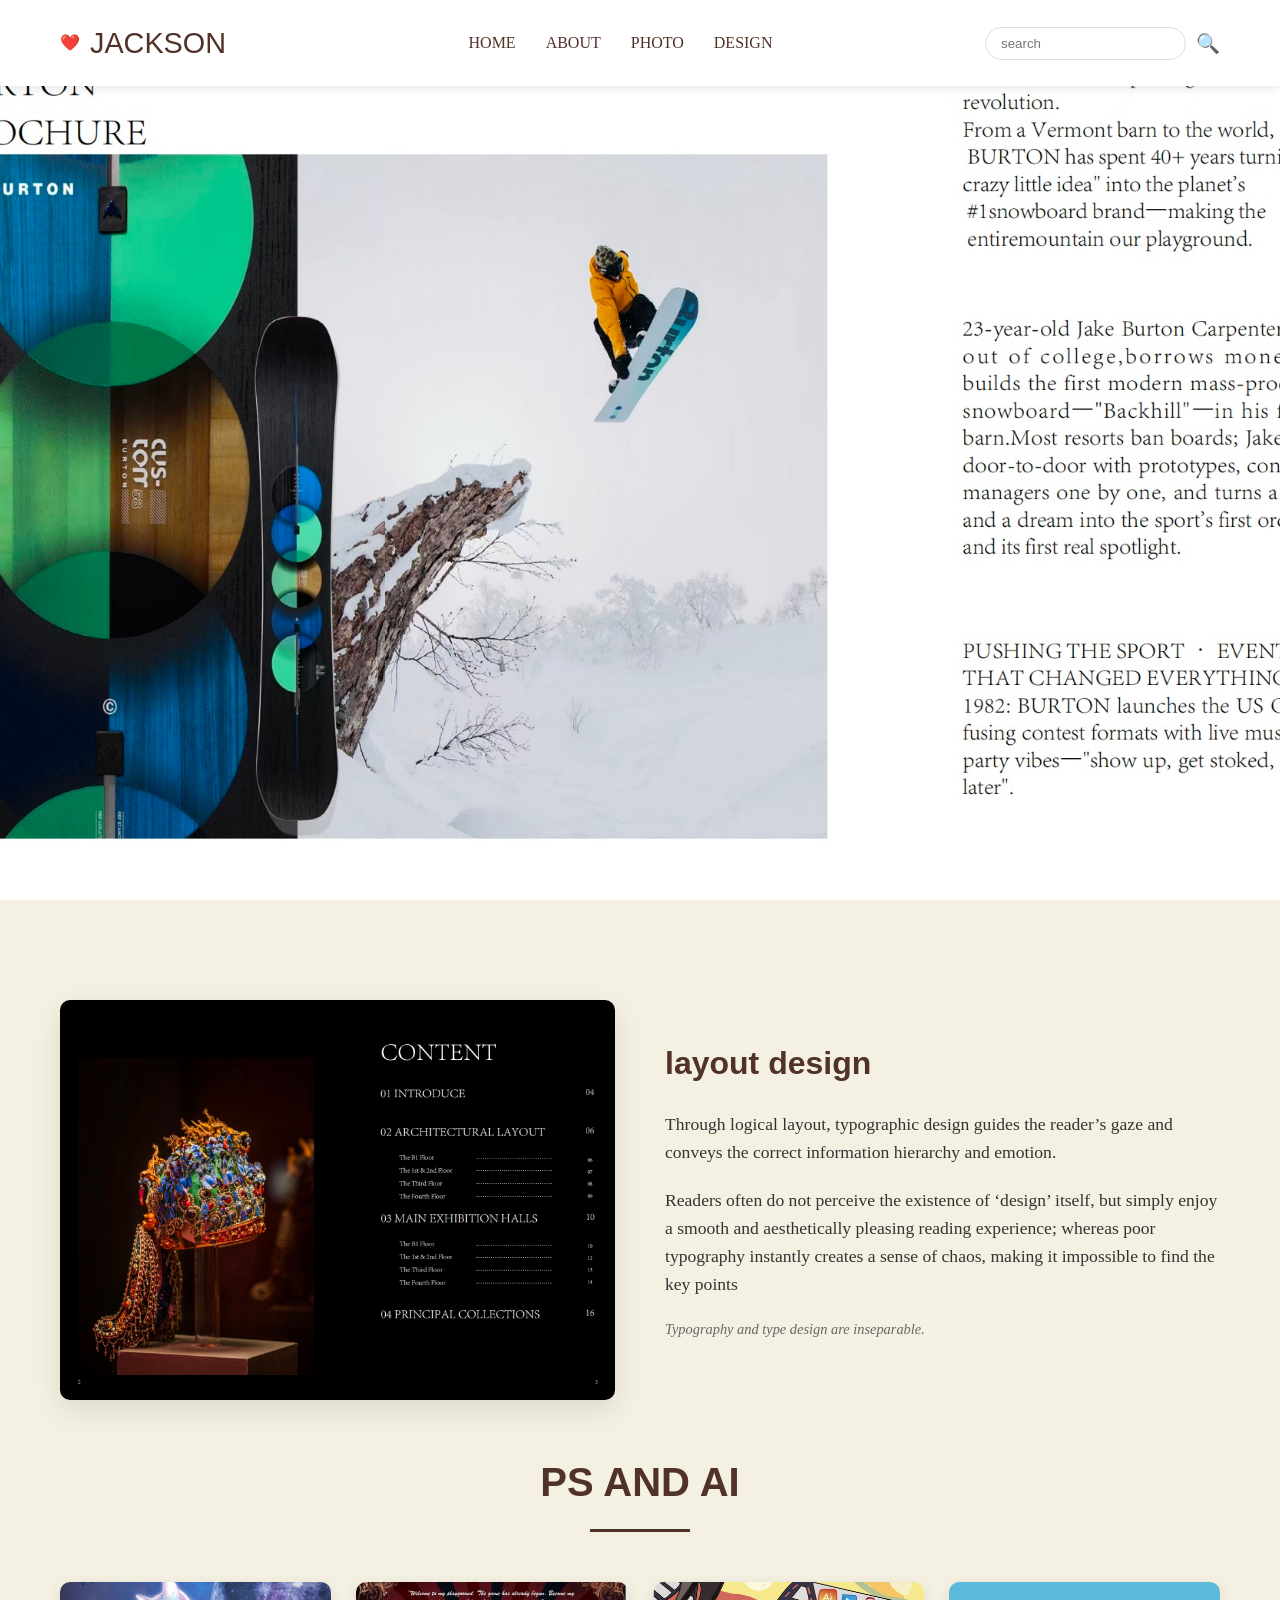
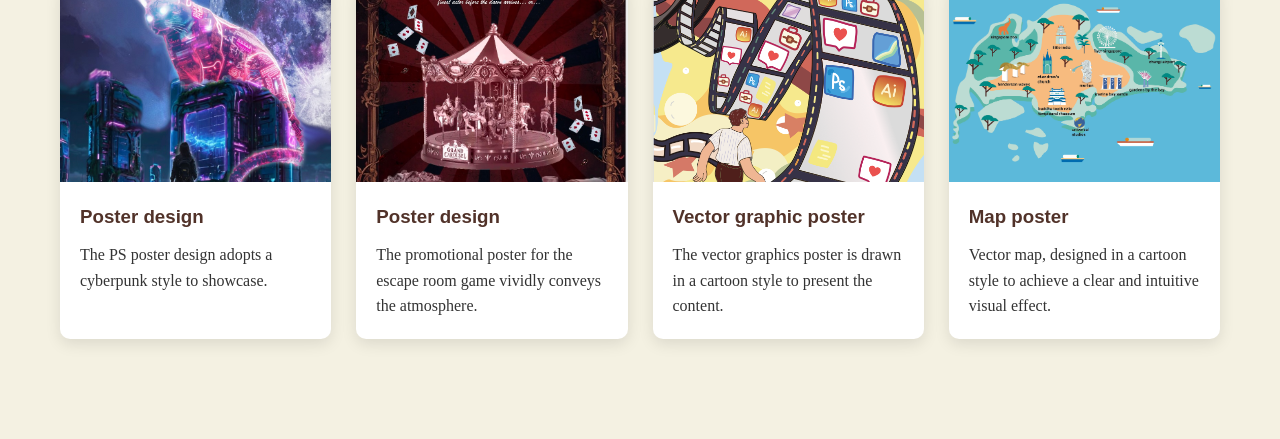
<file: design.html>
<!doctype html>
<html>
<head>
 <meta charset="utf-8">
 <meta content="width=device-width, initial-scale=1.0" name="viewport">
 <title>JACKSON web design</title>
</head>
<link rel="stylesheet" href="style4.css">	
<body>
    <header>
        <div class="container">
            <nav class="navbar">
                <div class="logo">JACKSON</div>
                <ul class="nav-links">
                    <li><a href="index.html">HOME</a></li>
                    <li><a href="about.html">ABOUT</a></li>
                    <li><a href="photo.html">PHOTO</a></li>
                    <li><a href="design.html">DESIGN</a></li>
                </ul>
                <div class="search-box">
                    <input type="text" placeholder="search">
                    <button>🔍</button>
                </div>
            </nav>
        </div>
    </header>

   
    <section class="banner" id="home">
       
    </section>

    <main>
        <section class="content-section">
            <div class="container">
                <div class="intro">
                    <div class="intro-image"></div>
                    <div class="intro-text">
                        <h2>layout design</h2>
                        <p>Through logical layout, typographic design guides the reader’s gaze and conveys the correct information hierarchy and emotion.</p>
                        <p> Readers often do not perceive the existence of ‘design’ itself, but simply enjoy a smooth and aesthetically pleasing reading experience; whereas poor typography instantly creates a sense of chaos, making it impossible to find the key points</p>
                        <p class="note">Typography and type design are inseparable.</p>
                    </div>
                </div>
            </div>
        </section>
	</main>
       
        <section class="content-section" id="design">
            <div class="container">
                <h2 class="section-title">PS AND AI</h2>
                <div class="design-cards">
                    <div class="design-card">
                        <div class="design-image" style="background-image: url('111.jpg')"></div>
                        <div class="design-info">
                            <h3>Poster design</h3>
                            <p>The PS poster design adopts a cyberpunk style to showcase.</p>
                        </div>
                    </div>
                    <div class="design-card">
                        <div class="design-image" style="background-image: url('222.jpg')"></div>
                        <div class="design-info">
                            <h3>Poster design</h3>
                            <p>The promotional poster for the escape room game vividly conveys the atmosphere.</p>
                        </div>
                    </div>
                    <div class="design-card">
                        <div class="design-image" style="background-image: url('333.png')"></div>
                        <div class="design-info">
                            <h3>Vector graphic poster</h3>
                            <p>The vector graphics poster is drawn in a cartoon style to present the content.</p>
                        </div>
                    </div>
                    <div class="design-card">
                        <div class="design-image" style="background-image: url('444.png')"></div>
                        <div class="design-info">
                            <h3>Map poster</h3>
                            <p>Vector map, designed in a cartoon style to achieve a clear and intuitive visual effect.</p>
                        </div>
                    </div>
                </div>
            </div>
        </section>

	
</body>
</html>
</file>
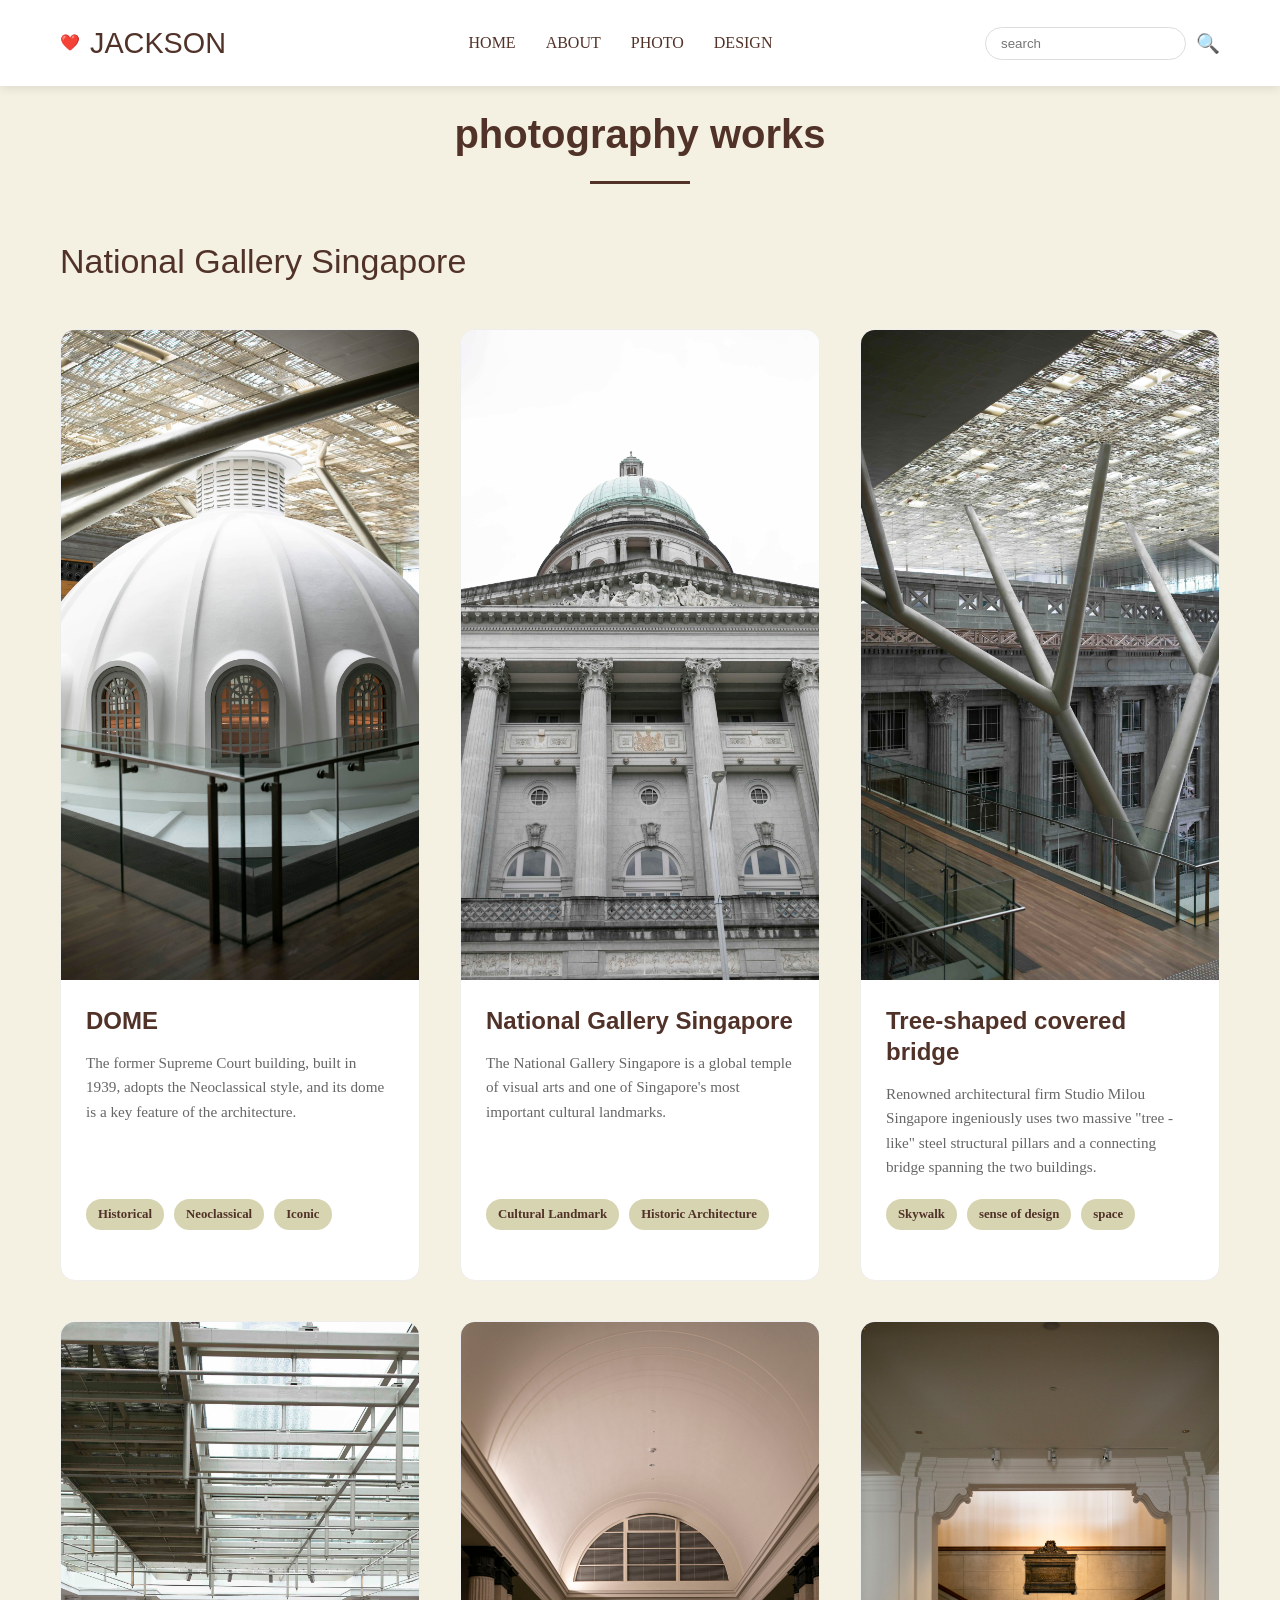
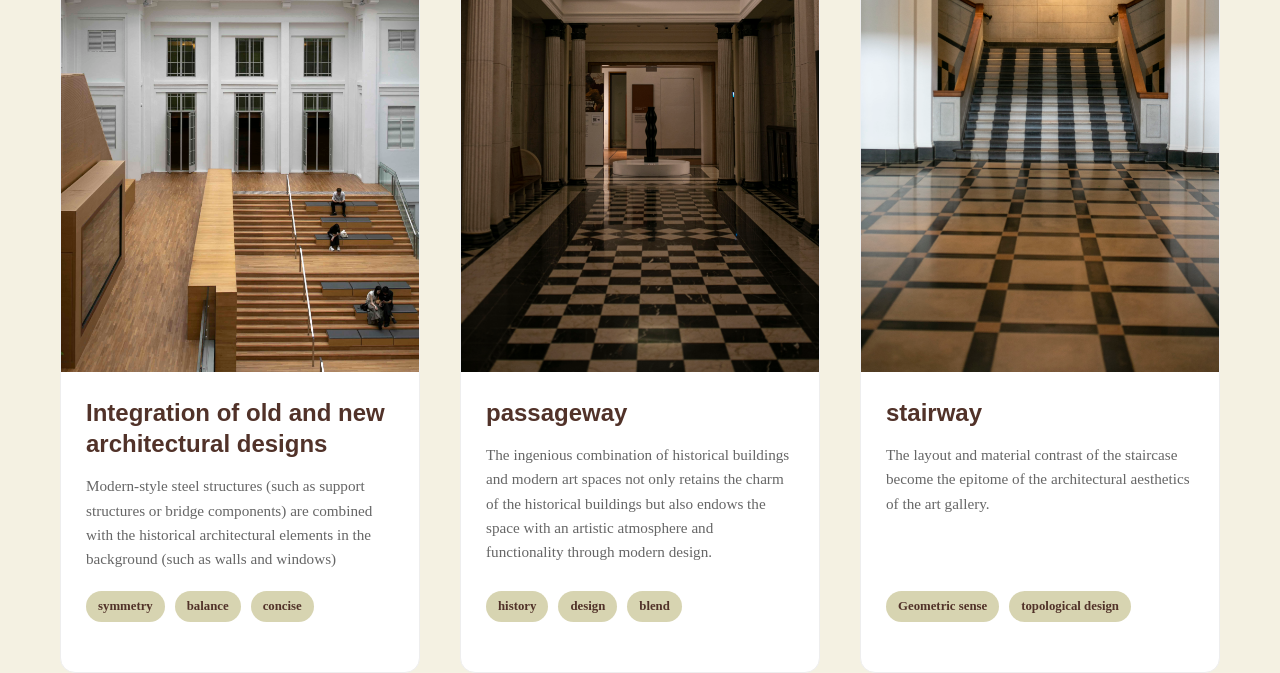
<file: photo.html>
<!doctype html>
<html>
<head>
 <meta charset="utf-8">
 <meta content="width=device-width, initial-scale=1.0" name="viewport">
 <title>JACKSON web design</title>
</head>
<link rel="stylesheet" href="style3.css">	
<body>
    <header>
        <div class="container">
            <nav class="navbar">
                <div class="logo">JACKSON</div>
                <ul class="nav-links">
                    <li><a href="index.html">HOME</a></li>
                    <li><a href="about.html">ABOUT</a></li>
                    <li><a href="photo.html">PHOTO</a></li>
                    <li><a href="design.html">DESIGN</a></li>
                </ul>
                <div class="search-box">
                    <input type="text" placeholder="search">
                    <button>🔍</button>
                </div>
            </nav>
        </div>
    </header>

    <!-- Banner区 -->
    <section class="banner" id="home">
       
    </section>
    <br>
	<br>
	<br>
	<br>
	<section class="content-section" id="photos">
        <div class="container">
            <h2 class="section-title">photography works</h2>
            
            <div class="photos-container">
                <p class="photos-intro">National Gallery Singapore</p>
                
  
              
                <div class="photos-grid">
                    <div class="photos-card" data-category="history">
                        <div class="photos-img-container">
                            <img src="001.jpeg" alt="dome" class="photos-img">
                        </div>
                        <div class="photos-info">
                            <h3 class="photos-title">DOME</h3>
                            <p class="photos-desc">
                               The former Supreme Court building, built in 1939, adopts the Neoclassical style, and its dome is a key feature of the architecture.
                            </p>
                            <div class="photos-features">
                                <span class="feature-tag">Historical</span>
                                <span class="feature-tag">Neoclassical</span>
                                <span class="feature-tag">Iconic</span>
                            </div>
                        </div>
                    </div>
                    
                   
                    <div class="photos-card" data-category="history">
                        <div class="photos-img-container">
                            <img src="009.jpeg" alt="National Gallery Singapore" class="photos-img">
                        </div>
                        <div class="photos-info">
                            <h3 class="photos-title">National Gallery Singapore</h3>
                            <p class="photos-desc">
                                The National Gallery Singapore is a global temple of visual arts and one of Singapore's most important cultural landmarks.
                            </p>
                            <div class="photos-features">
                                <span class="feature-tag">Cultural Landmark</span>
                                <span class="feature-tag">Historic Architecture</span>
                            </div>
                        </div>
                    </div>
                    
                  
                    <div class="photos-card" data-category="folktale">
                        <div class="photos-img-container">
                            <img src="002.jpeg" alt="Tree-shaped covered bridge" class="photos-img">
                        </div>
                        <div class="photos-info">
                            <h3 class="photos-title">Tree-shaped covered bridge</h3>
                            <p class="photos-desc">
                                Renowned architectural firm Studio Milou Singapore ingeniously uses two massive "tree - like" steel structural pillars and a connecting bridge spanning the two buildings.
                            </p>
                            <div class="photos-features">
                                <span class="feature-tag">Skywalk</span>
                                <span class="feature-tag">sense of design</span>
                                <span class="feature-tag">space</span>
                            </div>
                        </div>
                    </div>
                    
                  
                    <div class="photos-card" data-category="literature">
                        <div class="photos-img-container">
                            <img src="004.jpeg" alt="architecture" class="photos-img">
                        </div>
                        <div class="photos-info">
                            <h3 class="photos-title">Integration of old and new architectural designs</h3>
                            <p class="photos-desc">
                                Modern-style steel structures (such as support structures or bridge components) are combined with the historical architectural elements in the background (such as walls and windows)
                            </p>
                            <div class="photos-features">
                                <span class="feature-tag">symmetry</span>
                                <span class="feature-tag">balance</span>
                                <span class="feature-tag">concise</span>
                            </div>
                        </div>
                    </div>
                    
                    
                    <div class="photos-card" data-category="mythology">
                        <div class="photos-img-container">
                            <img src="005.JPG" alt="passageway" class="photos-img">
                        </div>
                        <div class="photos-info">
                            <h3 class="photos-title">passageway</h3>
                            <p class="photos-desc">
                                The ingenious combination of historical buildings and modern art spaces not only retains the charm of the historical buildings but also endows the space with an artistic atmosphere and functionality through modern design.
                            </p>
                            <div class="photos-features">
                                <span class="feature-tag">history</span>
                                <span class="feature-tag">design</span>
                                <span class="feature-tag">blend</span>
                            </div>
                        </div>
                    </div>
                    
                 
                    <div class="photos-card" data-category="folktale">
                        <div class="photos-img-container">
                            <img src="006.JPG" alt="stairway" class="photos-img">
                        </div>
                        <div class="photos-info">
                            <h3 class="photos-title">stairway</h3>
                            <p class="photos-desc">
                                The layout and material contrast of the staircase become the epitome of the architectural aesthetics of the art gallery.
                            </p>
                            <div class="photos-features">
                                <span class="feature-tag">Geometric sense</span>
                                <span class="feature-tag">topological design</span>
                            </div>
                        </div>
                    </div>
                </div>
				
               
            </div>
        </div>
    </section>
   
	
	
	
	
</body>
</html>
</file>
<file: style4.css>
@charset "UTF-8";
* {
     margin: 0;
     padding: 0;
     box-sizing: border-box;
}
        
body {
     background-color: #F4F1E2;
     color: #333;
     line-height: 1.6;
}
        
a {
     text-decoration: none;
     color: #513229;
     transition: all 0.3s ease;
}
        
a:hover {
     color: #513229;
}
        
.container {
     max-width: 1200px;
     margin: 0 auto;
     padding: 0 20px;
}
        
.section-title {
     font-family: "Gill Sans", "Gill Sans MT", "Myriad Pro", "DejaVu Sans Condensed", Helvetica, Arial, "sans-serif";
     font-size: 2.5rem;
     color: #513229;;
     text-align: center;
     margin-bottom: 50px;
     position: relative;
}
        
.section-title::after {
     content: "";
     display: block;
     width: 100px;
     height: 3px;
     background: #513229;
     margin: 15px auto;
}
        
.btn {
     display: inline-block;
     padding: 12px 30px;
     background-color: #513229;;
     color: white;
     border-radius: 30px;
     font-weight: bold;
     transition: all 0.3s ease;
     border: none;
     cursor: pointer;
}
        
.btn:hover {
     background-color: #513229;
     transform: translateY(-3px);
     box-shadow: 0 5px 15px rgba(0, 0, 0, 0.1);
}
        
     
header {
     background-color: white;
     box-shadow: 0 2px 10px rgba(0, 0, 0, 0.1);
     position: fixed;
     width: 100%;
     top: 0;
     z-index: 1000;
}
        
.navbar {
     display: flex;
     justify-content: space-between;
     align-items: center;
     padding: 20px 0;
        }
        
.logo {
     display: flex;
     align-items: center;
     font-family: "Gill Sans", "Gill Sans MT", "Myriad Pro", "DejaVu Sans Condensed", Helvetica, Arial, "sans-serif";
     font-size: 1.8rem;
     color: #513229;
}
        
.logo::before {
     content: "❤️";
     margin-right: 10px;
     font-size: 1rem;
}
        
.nav-links {
     display: flex;
     list-style: none;
}
        
.nav-links li {
     margin-left: 30px;
}
        
.nav-links a {
     position: relative;
     padding: 5px 0;
}
        
.nav-links a::after {
     content: "";
     position: absolute;
     bottom: 0;
     left: 0;
     width: 0;
     height: 2px;
     background-color: #513229;
     transition: width 0.3s ease;
}
        
.nav-links a:hover::after {
     width: 100%;
}
        
.search-box {
     display: flex;
     align-items: center;
}
        
.search-box input {
     padding: 8px 15px;
     border: 1px solid #ddd;
     border-radius: 20px;
     outline: none;
     transition: all 0.3s ease;
}
        
.search-box input:focus {
     border-color: #513229;
}
        
.search-box button {
     background: none;
     border: none;
     margin-left: 10px;
     cursor: pointer;
     font-size: 1.2rem;
     color: #513229;
}

.banner {
     background: linear-gradient(rgba(0, 0, 0, 0), rgba(0, 0, 0, 0)), url('500.jpg') no-repeat center center;
     background-size: cover;
     height: 100vh;
     display: flex;
     flex-direction: column;
     justify-content: center;
     align-items: center;
     text-align: center;
     color: white;
     padding-top: 80px;
}
        
.banner h1 {
     font-family: "Gill Sans", "Gill Sans MT", "Myriad Pro", "DejaVu Sans Condensed", Helvetica, Arial, "sans-serif";
     font-size: 4rem;
     margin-bottom: 20px;
     text-shadow: 2px 2px 5px rgba(0, 0, 0, 0.5);
}
        
.banner p {
     font-size: 1.5rem;
     margin-bottom: 40px;
     max-width: 800px;
}
        
.banner-btns {
     display: flex;
     gap: 20px;
}
        
.banner-btns .btn {
     background-color: transparent;
     border: 2px solid white;
}
        
.banner-btns .btn:hover {
     background-color: white;
     color: #513229;;
}
        

.content-section {
     padding: 100px 0;
}
        

.intro {
     display: flex;
     align-items: center;
     gap: 50px;
}
        
.intro-image {
     flex: 1;
     height: 400px;
     background: url('100.jpg') no-repeat center center;
     background-size: cover;
     border-radius: 10px;
     box-shadow: 0 10px 30px rgba(0, 0, 0, 0.1);
     transition: transform 0.3s ease;
}
        
.intro-image:hover {
     transform: scale(1.02);
}
        
.intro-text {
     flex: 1;
}

.intro-text h2 {
     font-family: "Gill Sans", "Gill Sans MT", "Myriad Pro", "DejaVu Sans Condensed", Helvetica, Arial, "sans-serif";
     font-size: 2rem;
     color: #513229;
     margin-bottom: 20px;
}
        
.intro-text p {
     margin-bottom: 20px;
     font-size: 1.1rem;
}
        
.intro-text .note {
     font-size: 0.9rem;
     color: #666;
     font-style: italic;
}
        

#design{
     margin-top: -150px;
}
.design-cards {
      display: flex;
      flex-wrap: wrap;
      justify-content: center;
      gap: 25px;

}
        
.design-card {
      flex: 1;
      min-width: 250px;
      max-width: 300px;
      background-color: white;
      border-radius: 10px;
      overflow: hidden;
      box-shadow: 0 5px 15px rgba(0, 0, 0, 0.1);
      transition: all 0.3s ease;
}

.design-card:hover {
      transform: translateY(-10px);
      box-shadow: 0 15px 30px rgba(0, 0, 0, 0.2);
}

.design-image {
      height: 200px;
      background-color: #ddd;
      background-size: cover;
      background-position: center;

}

.design-info {
      padding: 20px;
}

.design-info h3 {
      color: #513229;
      margin-bottom: 10px;
	  font-family: "Gill Sans", "Gill Sans MT", "Myriad Pro", "DejaVu Sans Condensed", Helvetica, Arial, "sans-serif";
}

@media (max-width: 992px) {
.intro {
      flex-direction: column;
}

.intro-image, .intro-text {
      flex: none;
      width: 100%;
}
            
.timeline::after {
      left: 31px;
}
            
.timeline-item {
      width: 100%;
      padding-left: 70px;
      padding-right: 25px;
}

.timeline-item::after {
      left: 18px;
}

.left::after, .right::after {
      left: 18px;
}

.right {
       left: 0;
}

.plays-container {
       columns: 2;
}
}

@media (max-width: 768px) {
.navbar {
       flex-direction: column;
       padding: 15px 0;
}

.nav-links {
       margin-top: 20px;
       flex-wrap: wrap;
       justify-content: center;
}

.nav-links li {
       margin: 0 15px 10px;
}
            
.banner h1 {
       font-size: 2.5rem;
}
            
.banner p {
       font-size: 1.2rem;
}
            
.banner-btns {
       flex-direction: column;
       width: 80%;
}

.craft-card {
        min-width: 100%;
}
            
.plays-container {
        columns: 1;
}
}
</file>
<file: style3.css>
@charset "UTF-8";
* {
     margin: 0;
     padding: 0;
     box-sizing: border-box;
}
        
body {
     background-color: #F4F1E2;
     color: #333;
     line-height: 1.6;
}
        
a {
     text-decoration: none;
     color: #513229;
     transition: all 0.3s ease;
}
        
a:hover {
     color: #513229;
}
        
.container {
     max-width: 1200px;
     margin: 0 auto;
     padding: 0 20px;
}
        
.section-title {
     font-family: "Gill Sans", "Gill Sans MT", "Myriad Pro", "DejaVu Sans Condensed", Helvetica, Arial, "sans-serif";
     font-size: 2.5rem;
     color: #513229;;
     text-align: center;
     margin-bottom: 50px;
     position: relative;
}
        
.section-title::after {
     content: "";
     display: block;
     width: 100px;
     height: 3px;
     background: #513229;
     margin: 15px auto;
}
        
.btn {
     display: inline-block;
     padding: 12px 30px;
     background-color: #513229;;
     color: white;
     border-radius: 30px;
     font-weight: bold;
     transition: all 0.3s ease;
     border: none;
     cursor: pointer;
}
        
.btn:hover {
     background-color: #513229;
     transform: translateY(-3px);
     box-shadow: 0 5px 15px rgba(0, 0, 0, 0.1);
}
        
     
header {
     background-color: white;
     box-shadow: 0 2px 10px rgba(0, 0, 0, 0.1);
     position: fixed;
     width: 100%;
     top: 0;
     z-index: 1000;
}
        
.navbar {
     display: flex;
     justify-content: space-between;
     align-items: center;
     padding: 20px 0;
        }
        
.logo {
     display: flex;
     align-items: center;
     font-family: "Gill Sans", "Gill Sans MT", "Myriad Pro", "DejaVu Sans Condensed", Helvetica, Arial, "sans-serif";
     font-size: 1.8rem;
     color: #513229;
}
        
.logo::before {
     content: "❤️";
     margin-right: 10px;
     font-size: 1rem;
}
        
.nav-links {
     display: flex;
     list-style: none;
}
        
.nav-links li {
     margin-left: 30px;
}
        
.nav-links a {
     position: relative;
     padding: 5px 0;
}
        
.nav-links a::after {
     content: "";
     position: absolute;
     bottom: 0;
     left: 0;
     width: 0;
     height: 2px;
     background-color: #513229;
     transition: width 0.3s ease;
}
        
.nav-links a:hover::after {
     width: 100%;
}
        
.search-box {
     display: flex;
     align-items: center;
}
        
.search-box input {
     padding: 8px 15px;
     border: 1px solid #ddd;
     border-radius: 20px;
     outline: none;
     transition: all 0.3s ease;
}
        
.search-box input:focus {
     border-color: #513229;
}
        
.search-box button {
     background: none;
     border: none;
     margin-left: 10px;
     cursor: pointer;
     font-size: 1.2rem;
     color: #513229;
}

.photos-intro{
	color: #513229;
	font-family: "Gill Sans", "Gill Sans MT", "Myriad Pro", "DejaVu Sans Condensed", Helvetica, Arial, "sans-serif";
	font-size: 34px;
}
.photos-grid {
    display: grid;
    grid-template-columns: repeat(3, 1fr);
    gap: 40px;
    margin-top: 40px;
}
        
.photos-card {
    background-color: rgb(255, 255, 255);
    border-radius: 15px;
    overflow: hidden;
    transition: all 0.4s ease;
    border: 1px solid #eee;
    height: 100%;
    display: flex;
    flex-direction: column;
}
        
.photos-card:hover {
    transform: translateY(-15px);
    box-shadow: 0 20px 40px rgba(0, 0, 0, 0.15);
}
        
.photos-img-container {
    height: 650px;
    overflow: hidden;
    position: relative;
}
        
.photos-img {
    width: 100%;
    height: 100%;
    object-fit: cover;
    transition: transform 0.5s ease;
}
        
.photos-card:hover .play-img {
    transform: scale(1.1);
}
        
.photos-category {
    position: absolute;
    top: 20px;
    right: 20px;
    background-color: #513229;
    color: white;
    padding: 6px 15px;
    border-radius: 20px;
    font-size: 0.8rem;
    font-weight: bold;
}
        
.photos-info {
    padding: 25px;
    flex-grow: 1;
    display: flex;
    flex-direction: column;
}
        
.photos-title {
    font-family: "Gill Sans", "Gill Sans MT", "Myriad Pro", "DejaVu Sans Condensed", Helvetica, Arial, "sans-serif";
    font-size: 1.5rem;
    color: #513229;
    margin-bottom: 15px;
    line-height: 1.3;
}
        
.photos-dynasty {
    color: #8b2a2a;
    font-weight: bold;
    margin-bottom: 10px;
    font-size: 0.95rem;
    display: flex;
    align-items: center;
}
        
.photos-dynasty::before {
            
    margin-right: 8px;
}
        
.photos-desc {
    color: #666;
    font-size: 0.95rem;
    line-height: 1.6;
    margin-bottom: 20px;
    flex-grow: 1;
}
        
.photos-features {
    display: flex;
    flex-wrap: wrap;
    gap: 10px;
    margin-bottom: 25px;
}
        
.feature-tag {
    background-color: #D7D4B1;
    color: #513229;
    padding: 5px 12px;
    border-radius: 20px;
    font-size: 0.8rem;
    font-weight: bold;
}
        
.photos-link {
    align-self: flex-start;
    color: #513229;
    font-weight: bold;
    display: flex;
    align-items: center;
    transition: all 0.3s ease;
    padding: 5px 0;
}
        
.photos-link::after {
            
    margin-left: 8px;
    transition: transform 0.3s ease;
}
        
.photos-link:hover::after {
    transform: translateX(5px);
}
        
.photos-filter {
    display: flex;
    justify-content: center;
    gap: 15px;
    margin-bottom: 40px;
    flex-wrap: wrap;
}
        
.filter-btn {
    padding: 10px 25px;
    background-color: #f5e9e9;
    color: #513229;
    border-radius: 30px;
    border: none;
    cursor: pointer;
    font-weight: bold;
    transition: all 0.3s ease;
}
        
.filter-btn.active, .filter-btn:hover {
    background-color: #513229;
    color: white;
}
        
   
.more-photos {
    text-align: center;
    margin-top: 60px;
}
        
@media (max-width: 992px) {
.plays-grid {
    grid-template-columns: repeat(2, 1fr);
    gap: 30px;
}
}
        
@media (max-width: 768px) {
.navbar {
    flex-direction: column;
    padding: 15px 0;
}

.nav-links {
    margin-top: 20px;
    flex-wrap: wrap;
    justify-content: center;
}
            
.nav-links li {
    margin: 0 15px 10px;
}
            
.banner h1 {
    font-size: 2.5rem;
}
            
.banner p {
    font-size: 1.2rem;
}
            
.plays-container {
    padding: 40px 25px;
}

.plays-grid {
    grid-template-columns: 1fr;
    gap: 25px;
}
            
.plays-filter {
    gap: 10px;
}
            
.filter-btn {
    padding: 8px 20px;
    font-size: 0.9rem;
            }
}
</file>
